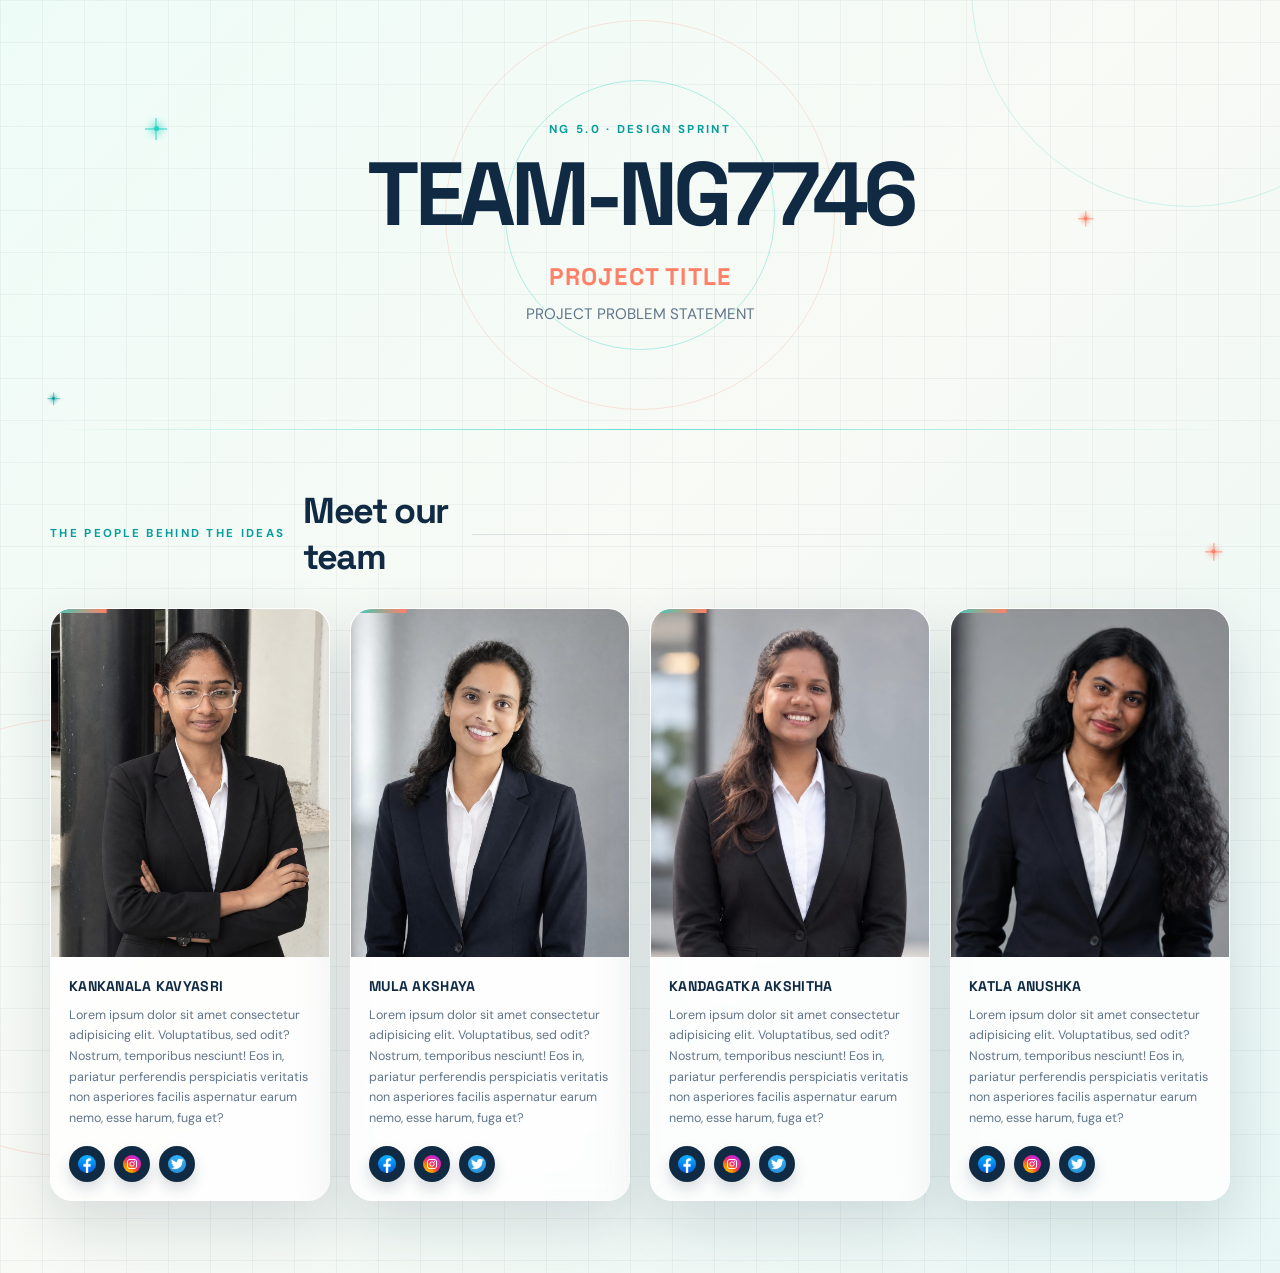
<file: index.html>
<!DOCTYPE html>
<html lang="en">
<head>
    <meta charset="UTF-8">
    <meta name="viewport" content="width=device-width, initial-scale=1.0">
    <meta name="description" content="Meet the creative team behind Team NG7746.">
    <title>Team NG7746 | Meet the Team</title>
    <link rel="stylesheet" href="index.css">
</head>
<body>
    <div class="sparkle-field" aria-hidden="true">
        <span class="sparkle sparkle-one"></span>
        <span class="sparkle sparkle-two"></span>
        <span class="sparkle sparkle-three"></span>
        <span class="sparkle sparkle-four"></span>
        <span class="sparkle sparkle-five"></span>
        <span class="sparkle sparkle-six"></span>
    </div>
    <main>
        <header class="hero">
            <div class="orbit orbit-one" aria-hidden="true"></div>
            <div class="orbit orbit-two" aria-hidden="true"></div>
            <div class="title">
                <p class="eyebrow">NG 5.0 · DESIGN SPRINT</p>
                <h1>TEAM-NG7746</h1>
                <h2>PROJECT TITLE</h2>
                <p class="subtitle">PROJECT PROBLEM STATEMENT</p>
            </div>
        </header>

        <section class="team-section" aria-labelledby="team-heading">
            <div class="section-heading">
                <p class="eyebrow">THE PEOPLE BEHIND THE IDEAS</p>
                <h2 id="team-heading">Meet our team</h2>
                <span class="heading-line" aria-hidden="true"></span>
            </div>

            <div class="container">
    </div>

    <div class="container">

       
        <div class="card">
             <img src="images/imge1.jpeg" alt="Portrait of Kankanala Kavyasri">
            <div class="content">
                <h3>KANKANALA KAVYASRI</h3>
                <p>Lorem ipsum dolor sit amet consectetur adipisicing elit. Voluptatibus, sed odit? Nostrum, temporibus nesciunt! Eos in, pariatur perferendis perspiciatis veritatis non asperiores facilis aspernatur earum nemo, esse harum, fuga et?</p>
                <div class="social-icon">
                    <div class="icon">
                        <img src="images/fb img.png" alt="Facebook">
                    </div>
                    <div class="icon">
                        <img src="images/img3.jpg" alt="Instagram">
                    </div>
                    <div class="icon">
                        <img src="images/twt img.jpg" alt="Twitter">
                    </div>
                </div>
            </div>
        </div>

           <div class="card">
             <img src="images/img5.jpeg" alt="Portrait of Mula Akshaya">
            <div class="content">
                <h3>MULA AKSHAYA</h3>
                <p>Lorem ipsum dolor sit amet consectetur adipisicing elit. Voluptatibus, sed odit? Nostrum, temporibus nesciunt! Eos in, pariatur perferendis perspiciatis veritatis non asperiores facilis aspernatur earum nemo, esse harum, fuga et?</p>
                <div class="social-icon">
                    <div class="icon">
                        <img src="images/fb img.png" alt="Facebook">
                    </div>
                    <div class="icon">
                        <img src="images/img3.jpg" alt="Instagram">
                    </div>
                    <div class="icon">
                        <img src="images/twt img.jpg" alt="Twitter">
                    </div>
                </div>
            </div>
        </div>

        <div class="card">
             <img src="images/img6.jpeg" alt="Portrait of Kandagatka Akshitha">
            <div class="content">
                <h3>KANDAGATKA AKSHITHA</h3>
                <p>Lorem ipsum dolor sit amet consectetur adipisicing elit. Voluptatibus, sed odit? Nostrum, temporibus nesciunt! Eos in, pariatur perferendis perspiciatis veritatis non asperiores facilis aspernatur earum nemo, esse harum, fuga et?</p>
                <div class="social-icon">
                    <div class="icon">
                        <img src="images/fb img.png" alt="Facebook">
                    </div>
                    <div class="icon">
                        <img src="images/img3.jpg" alt="Instagram">
                    </div>
                    <div class="icon">
                        <img src="images/twt img.jpg" alt="Twitter">
                    </div>
                </div>
            </div>
        </div>  

        <div class="card">
             <img src="images/img7.jpeg" alt="Portrait of Katla Anushka">
            <div class="content">
                <h3>KATLA ANUSHKA</h3>
                <p>Lorem ipsum dolor sit amet consectetur adipisicing elit. Voluptatibus, sed odit? Nostrum, temporibus nesciunt! Eos in, pariatur perferendis perspiciatis veritatis non asperiores facilis aspernatur earum nemo, esse harum, fuga et?</p>
                <div class="social-icon">
                    <div class="icon">
                        <img src="images/fb img.png" alt="Facebook">
                    </div>
                    <div class="icon">
                        <img src="images/img3.jpg" alt="Instagram">
                    </div>
                    <div class="icon">
                        <img src="images/twt img.jpg" alt="Twitter">
                    </div>
                </div>
            </div>
        </div>

            </div>
        </section>
    </main>
</body>
</html>
</file>
<file: index.css>
@import url('https://fonts.googleapis.com/css2?family=DM+Sans:wght@400;500;600;700&family=Space+Grotesk:wght@500;600;700&display=swap');

:root {
    --ink: #102a43;
    --muted: #60758a;
    --aqua: #29d3c2;
    --aqua-dark: #079d9c;
    --coral: #ff8066;
    --paper: #f4f8f7;
    --white: #ffffff;
    --line: rgba(16, 42, 67, 0.12);
    --shadow: 0 24px 60px rgba(16, 42, 67, 0.14);
}

* { box-sizing: border-box; }

html { scroll-behavior: smooth; }

body {
    min-height: 100vh;
    margin: 0;
    padding: 0 24px 72px;
    color: var(--ink);
    font-family: 'DM Sans', sans-serif;
    background-color: var(--paper);
    background-image:
        linear-gradient(rgba(16, 42, 67, 0.045) 1px, transparent 1px),
        linear-gradient(90deg, rgba(16, 42, 67, 0.045) 1px, transparent 1px),
        linear-gradient(135deg, #eefcf8 0%, #f8faf5 48%, #e8f7f5 100%);
    background-size: 42px 42px, 42px 42px, 100% 100%;
    overflow-x: hidden;
}

body::before,
body::after {
    position: fixed;
    z-index: -1;
    content: '';
    width: 34vw;
    height: 34vw;
    border: 1px solid rgba(41, 211, 194, 0.2);
    border-radius: 50%;
    pointer-events: none;
}

body::before {
    top: -18vw;
    right: -10vw;
    animation: drift 12s ease-in-out infinite alternate;
}

body::after {
    bottom: -20vw;
    left: -12vw;
    border-color: rgba(255, 128, 102, 0.2);
    animation: drift 16s 1s ease-in-out infinite alternate-reverse;
}

main { max-width: 1180px; margin: 0 auto; }

.sparkle-field {
    position: fixed;
    z-index: 0;
    inset: 0;
    overflow: hidden;
    pointer-events: none;
}

.sparkle {
    position: absolute;
    width: 5px;
    height: 5px;
    color: var(--aqua);
    border-radius: 50%;
    background: currentColor;
    box-shadow: 0 0 8px 2px currentColor;
    animation: sparkle-twinkle 3.8s ease-in-out infinite;
}

.sparkle::before,
.sparkle::after {
    position: absolute;
    top: 50%;
    left: 50%;
    content: '';
    background: currentColor;
    transform: translate(-50%, -50%);
}

.sparkle::before { width: 22px; height: 1px; }
.sparkle::after { width: 1px; height: 22px; }
.sparkle-one { top: 14%; left: 12%; animation-delay: -0.5s; }
.sparkle-two { top: 24%; right: 15%; color: var(--coral); transform: scale(.72); animation-delay: -1.7s; }
.sparkle-three { top: 44%; left: 4%; color: var(--aqua-dark); transform: scale(.58); animation-delay: -2.8s; }
.sparkle-four { top: 61%; right: 5%; color: var(--coral); transform: scale(.8); animation-delay: -1.1s; }
.sparkle-five { bottom: 14%; left: 22%; transform: scale(.62); animation-delay: -3.2s; }
.sparkle-six { bottom: 9%; right: 30%; color: var(--aqua-dark); transform: scale(.48); animation-delay: -2.2s; }

.hero {
    position: relative;
    display: grid;
    place-items: center;
    min-height: 430px;
    padding: 72px 20px 56px;
    text-align: center;
}

.hero::after {
    position: absolute;
    right: 0;
    bottom: 0;
    left: 0;
    height: 1px;
    content: '';
    background: linear-gradient(90deg, transparent, var(--aqua), transparent);
    opacity: 0.7;
}

.logo {
    position: relative;
    z-index: 1;
    display: block;
    width: min(122px, 30vw);
    height: auto;
    margin-bottom: 28px;
    filter: drop-shadow(0 14px 14px rgba(16, 42, 67, 0.2));
    animation: logo-arrival 0.9s cubic-bezier(0.22, 1, 0.36, 1) both, logo-float 7s 1s ease-in-out infinite;
}

.title {
    position: relative;
    z-index: 1;
    animation: title-arrival 0.85s 0.15s cubic-bezier(0.22, 1, 0.36, 1) both;
}

.eyebrow {
    margin: 0 0 14px;
    color: var(--aqua-dark);
    font-size: 0.72rem;
    font-weight: 700;
    letter-spacing: 0.2em;
    line-height: 1.4;
}

h1, h2, h3 { font-family: 'Space Grotesk', sans-serif; }

h1 {
    margin: 0;
    color: var(--ink);
    font-size: clamp(2.25rem, 7vw, 5.6rem);
    font-weight: 700;
    letter-spacing: -0.06em;
    line-height: 0.95;
}

.title h2 {
    display: inline-block;
    margin: 24px 0 12px;
    color: var(--coral);
    font-size: clamp(1.05rem, 2.5vw, 1.5rem);
    letter-spacing: 0.05em;
}

.subtitle { margin: 0; color: var(--muted); font-size: 0.95rem; }

.orbit {
    position: absolute;
    border: 1px solid rgba(41, 211, 194, 0.34);
    border-radius: 50%;
    pointer-events: none;
}

.orbit-one { width: 270px; height: 270px; animation: spin 22s linear infinite; }
.orbit-two { width: 390px; height: 390px; border-color: rgba(255, 128, 102, 0.2); animation: spin 30s linear infinite reverse; }

.team-section { padding-top: 58px; }

.section-heading {
    position: relative;
    display: flex;
    align-items: center;
    gap: 18px;
    margin-bottom: 28px;
}

.section-heading .eyebrow { margin: 0; white-space: nowrap; }
.section-heading h2 { margin: 0; font-size: clamp(1.5rem, 3vw, 2.25rem); letter-spacing: -0.04em; }
.heading-line { width: 100%; height: 1px; background: linear-gradient(90deg, var(--line), transparent); }

.container {
    display: grid;
    grid-template-columns: repeat(auto-fit, minmax(220px, 1fr));
    gap: 20px;
}

.card {
    position: relative;
    overflow: hidden;
    background: rgba(255, 255, 255, 0.8);
    border: 1px solid rgba(255, 255, 255, 0.9);
    border-radius: 22px;
    box-shadow: var(--shadow);
    backdrop-filter: blur(10px);
    animation: card-arrival 0.75s cubic-bezier(0.22, 1, 0.36, 1) both, card-glow 5s 1.2s ease-in-out infinite;
    transition: transform 0.45s cubic-bezier(0.22, 1, 0.36, 1), box-shadow 0.45s ease;
}

.card::before {
    position: absolute;
    z-index: 2;
    top: 0;
    right: 0;
    left: 0;
    height: 4px;
    content: '';
    background: linear-gradient(90deg, var(--aqua), var(--coral));
    transform: scaleX(0.2);
    transform-origin: left;
    transition: transform 0.45s ease;
}

.card:nth-child(2) { animation-delay: 0.12s; }
.card:nth-child(3) { animation-delay: 0.24s; }
.card:nth-child(4) { animation-delay: 0.36s; }
.card:hover { transform: translateY(-12px); box-shadow: 0 30px 70px rgba(16, 42, 67, 0.22); }
.card:hover::before { transform: scaleX(1); }

.card::after {
    position: absolute;
    z-index: 3;
    top: -30%;
    bottom: -30%;
    left: -55%;
    width: 24%;
    content: '';
    background: linear-gradient(90deg, transparent, rgba(255, 255, 255, 0.58), transparent);
    transform: rotate(18deg);
    pointer-events: none;
}

.card:hover::after { animation: card-shine 0.9s ease forwards; }
.card:nth-child(5) { animation-delay: 0.48s, 1.2s; }
.card:nth-child(6) { animation-delay: 0.6s, 1.2s; }
.card:nth-child(7) { animation-delay: 0.72s, 1.2s; }
.card:nth-child(8) { animation-delay: 0.84s, 1.2s; }

.card > img {
    display: block;
    width: 100%;
    height: auto;
    aspect-ratio: 4 / 5;
    object-fit: cover;
    object-position: center;
    filter: saturate(0.88);
    transition: transform 0.65s cubic-bezier(0.22, 1, 0.36, 1), filter 0.45s ease;
}

.card:hover > img { transform: scale(1.07); filter: saturate(1.08) contrast(1.04); }
.content { padding: 20px 18px 18px; animation: content-arrival 0.65s 0.25s both; }
.content h3 { margin: 0 0 10px; color: var(--ink); font-size: 0.88rem; letter-spacing: 0.02em; line-height: 1.3; }
.content p { min-height: 108px; margin: 0 0 18px; color: var(--muted); font-size: 0.78rem; line-height: 1.65; }
.social-icon { display: flex; gap: 9px; }

.icon {
    display: grid;
    width: 36px;
    height: 36px;
    place-items: center;
    background: var(--ink);
    border-radius: 50%;
    box-shadow: 0 7px 14px rgba(16, 42, 67, 0.16);
    transition: background 0.3s ease, transform 0.3s ease, box-shadow 0.3s ease;
}

.icon img { width: 18px; height: 18px; object-fit: cover; border-radius: 50%; }
.icon:hover { background: var(--aqua-dark); box-shadow: 0 10px 18px rgba(7, 157, 156, 0.3); transform: translateY(-5px) rotate(8deg); }

@keyframes logo-arrival {
    from { opacity: 0; transform: translateY(-24px) scale(0.8); }
    to { opacity: 1; transform: translateY(0) scale(1); }
}

@keyframes logo-float {
    0%, 100% { transform: translateY(0); }
    50% { transform: translateY(-7px); }
}

@keyframes title-arrival {
    from { opacity: 0; transform: translateY(20px); }
    to { opacity: 1; transform: translateY(0); }
}

@keyframes card-arrival {
    from { opacity: 0; transform: translateY(38px); }
    to { opacity: 1; transform: translateY(0); }
}

@keyframes content-arrival {
    from { opacity: 0; transform: translateY(12px); }
    to { opacity: 1; transform: translateY(0); }
}

@keyframes card-shine {
    from { left: -55%; opacity: 0; }
    25% { opacity: 1; }
    to { left: 135%; opacity: 0; }
}

@keyframes card-glow {
    0%, 100% { box-shadow: var(--shadow); }
    50% { box-shadow: 0 24px 60px rgba(16, 42, 67, 0.14), 0 0 22px rgba(41, 211, 194, 0.11); }
}

@keyframes drift {
    from { transform: translate(0, 0) rotate(0deg); }
    to { transform: translate(20px, 18px) rotate(18deg); }
}

@keyframes spin { to { transform: rotate(360deg); } }

@keyframes sparkle-twinkle {
    0%, 100% { opacity: 0.18; transform: scale(0.45) rotate(0deg); }
    45% { opacity: 0.95; transform: scale(1) rotate(45deg); }
    70% { opacity: 0.32; transform: scale(0.62) rotate(90deg); }
}

@media (max-width: 900px) {
    .container { grid-template-columns: repeat(2, minmax(0, 1fr)); }
}

@media (max-width: 600px) {
    body { padding: 0 16px 46px; }
    .hero { min-height: 390px; padding-top: 54px; }
    .orbit-one { width: 220px; height: 220px; }
    .orbit-two { width: 310px; height: 310px; }
    .section-heading { display: block; }
    .section-heading h2 { margin-top: 8px; }
    .heading-line { display: block; margin-top: 16px; }
    .container { grid-template-columns: 1fr; max-width: 350px; margin: 0 auto; }
    .sparkle-one { left: 8%; }
    .sparkle-two { right: 8%; }
    .sparkle-three { left: 2%; }
}

@media (prefers-reduced-motion: reduce) {
    *, *::before, *::after {
        animation-duration: 0.01ms !important;
        animation-iteration-count: 1 !important;
        scroll-behavior: auto !important;
        transition-duration: 0.01ms !important;
    }
}
</file>
